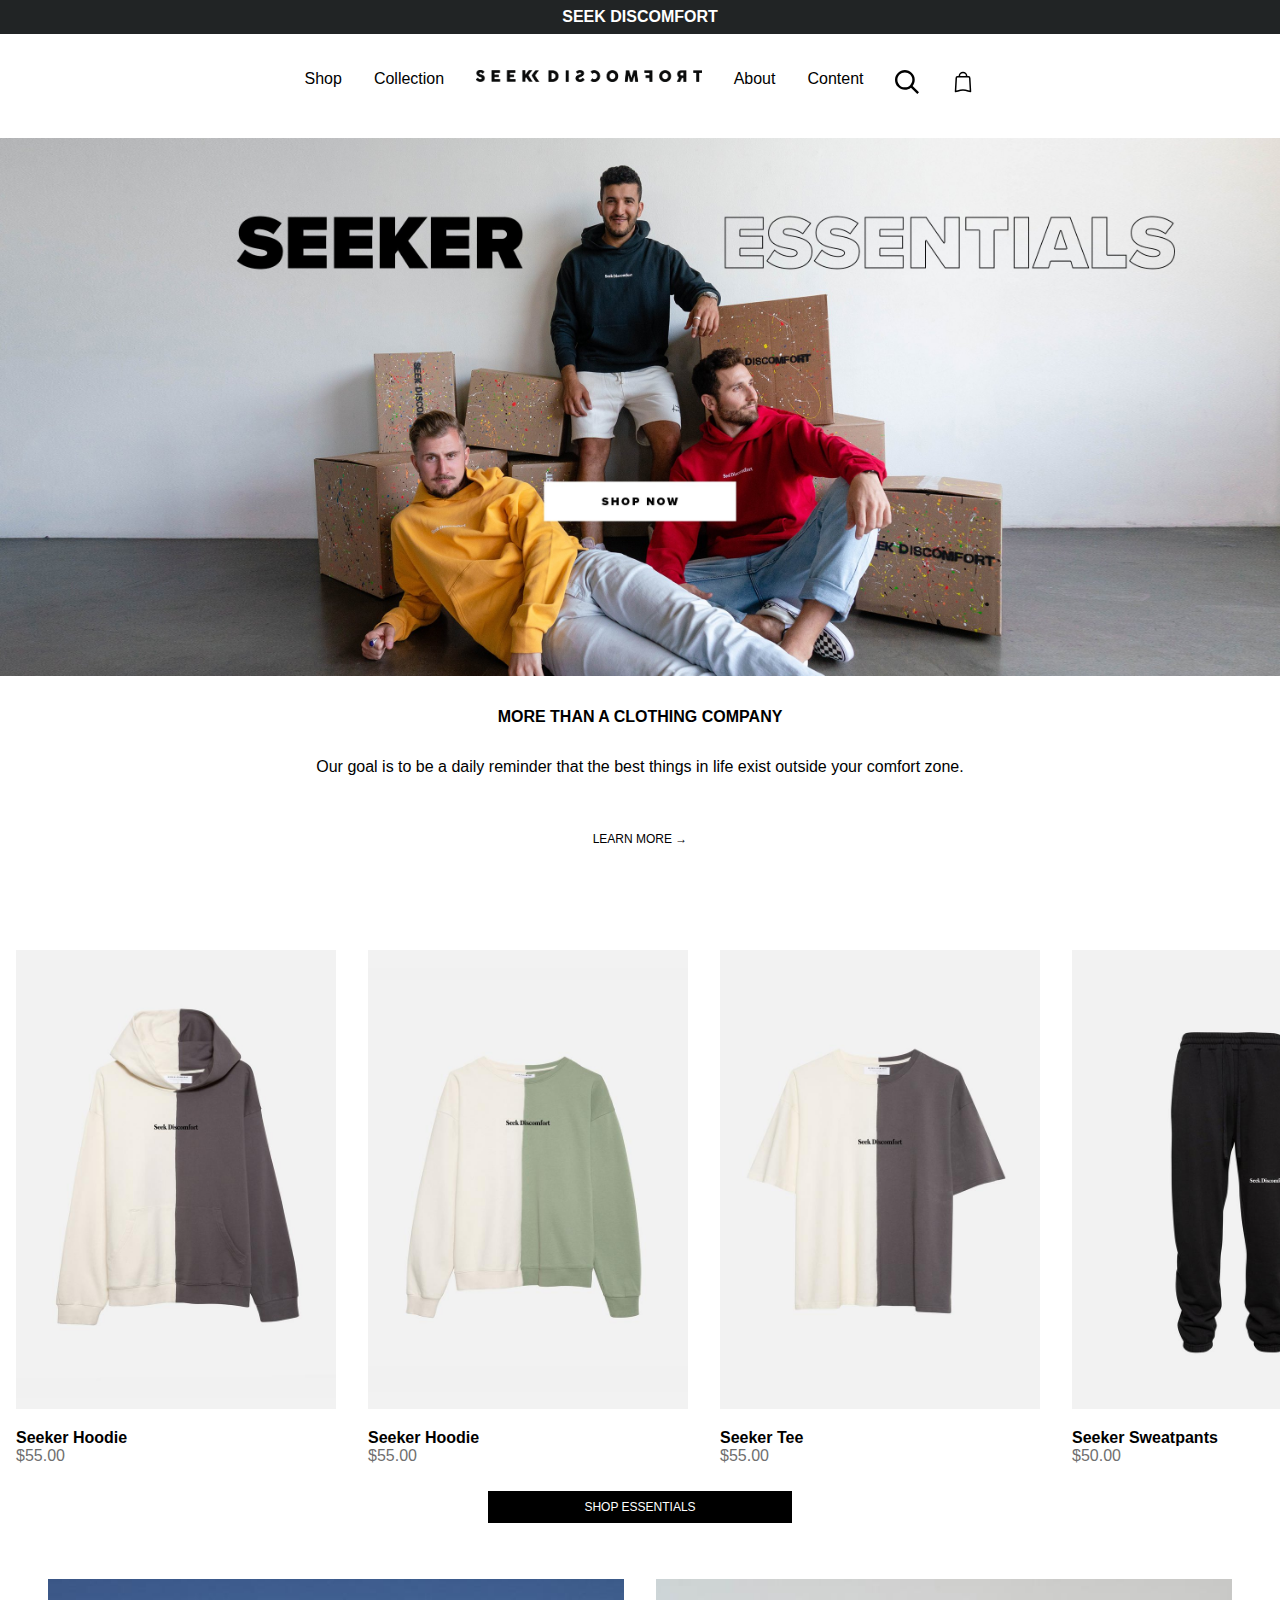
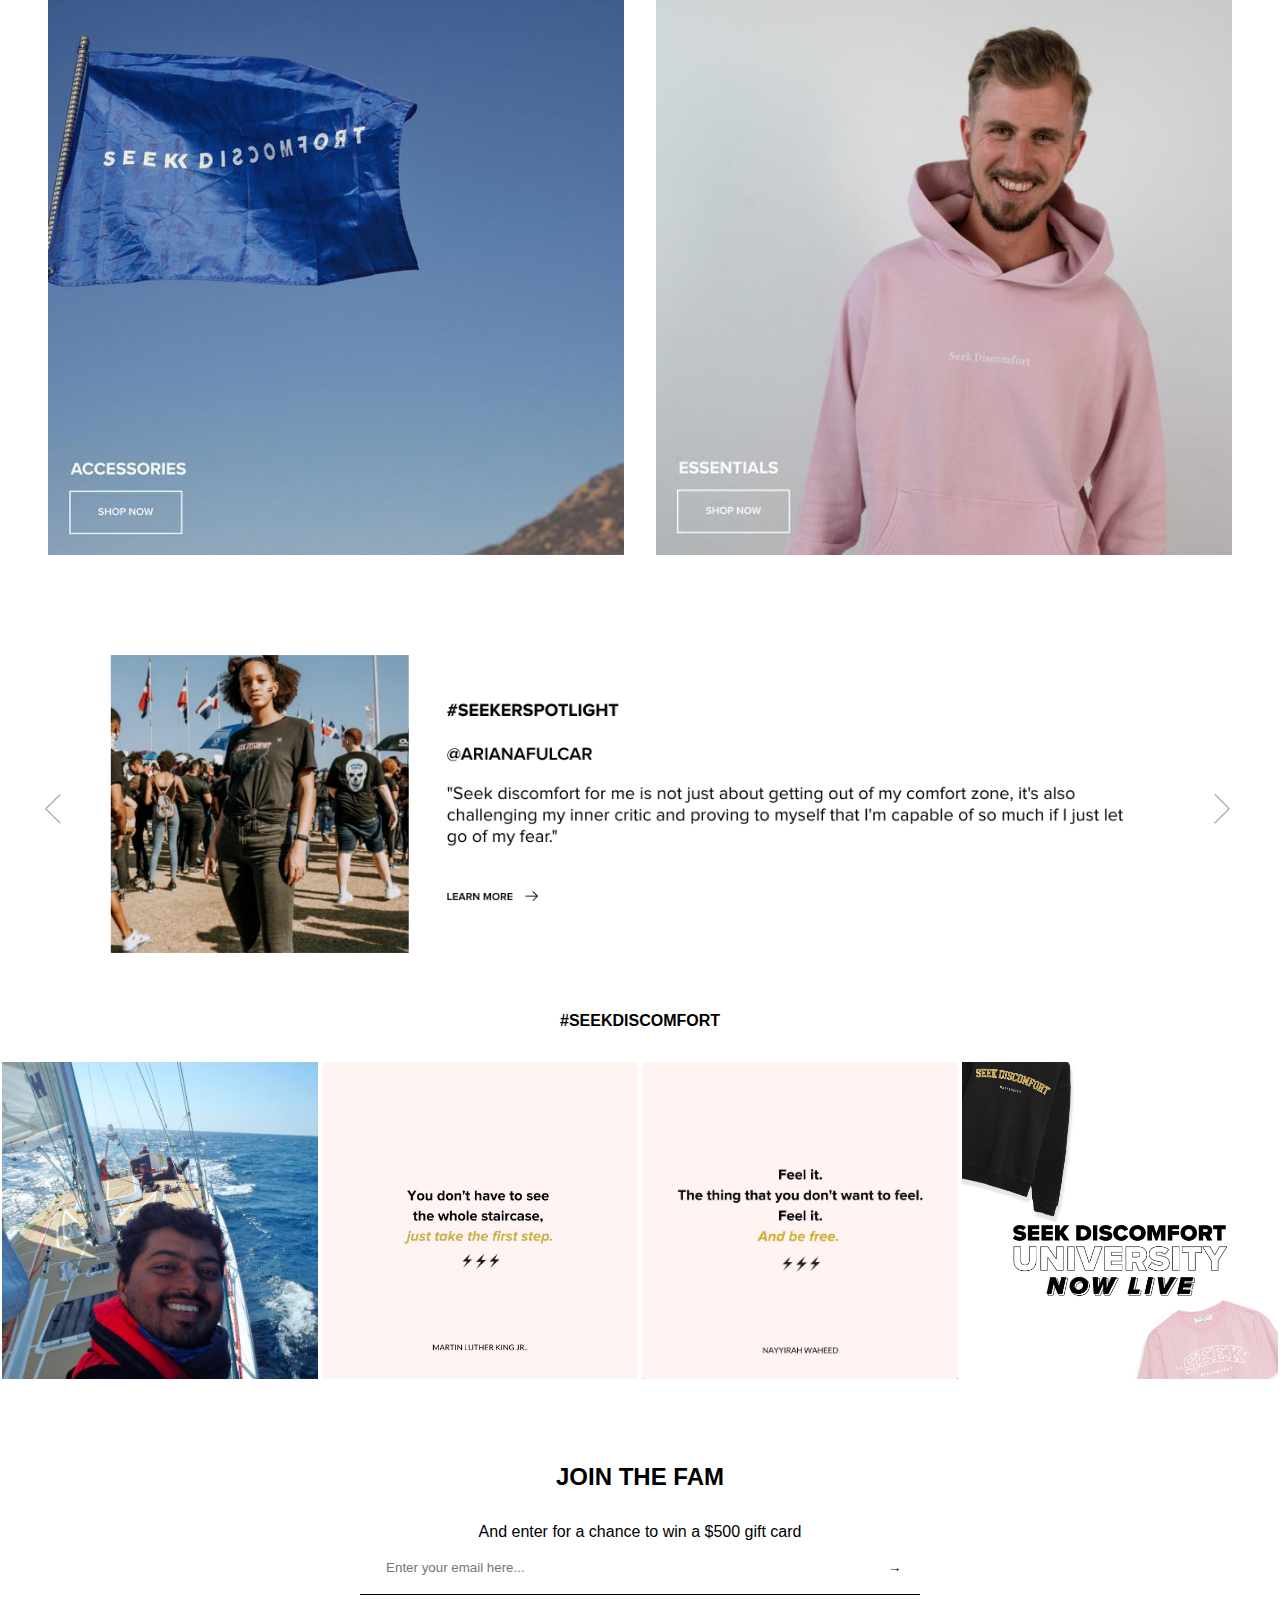
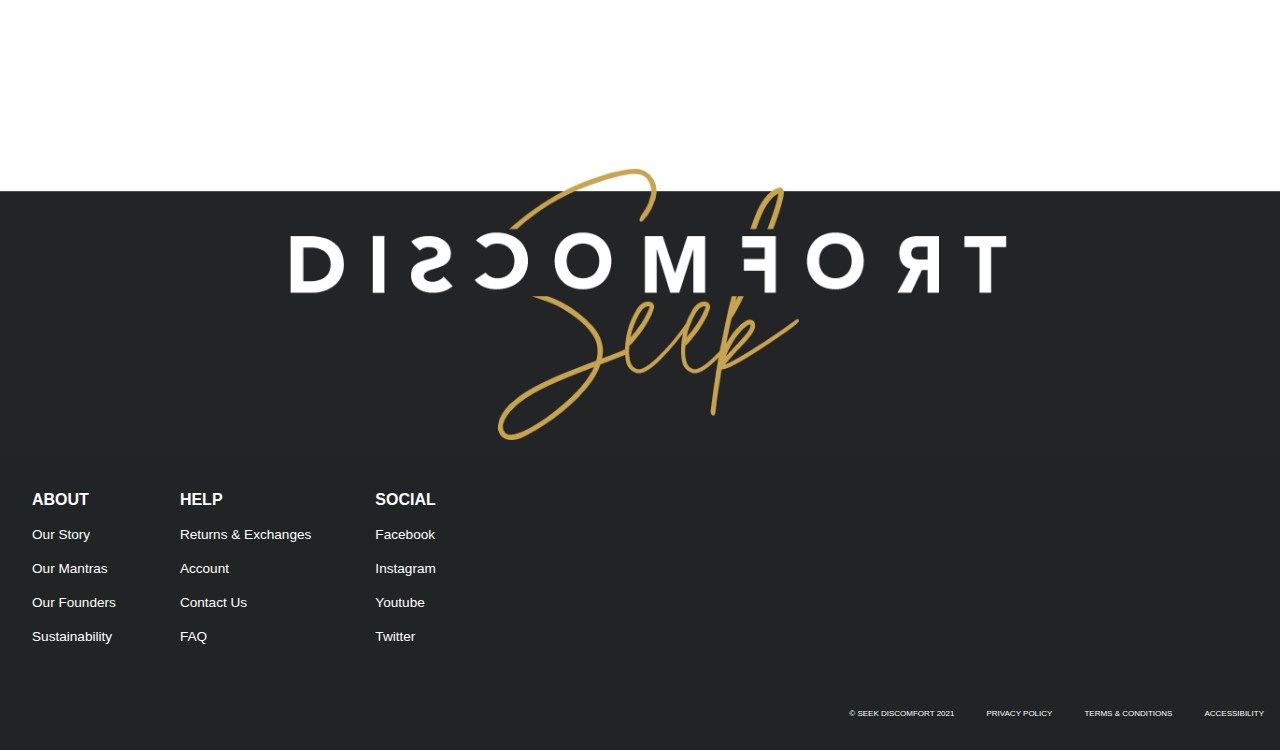
<file: index.html>
<!doctype html>
<html lang="en">

<head>
	<meta charset="UTF-8">
	<meta name="author" content="Sophie Bouman">
	<meta name="viewport" content="width=device-width, initial-scale=1">

	<title>Seek discomfort</title>

	<link href="styles/style.css" rel="stylesheet">
	<link rel="icon" type="image/svg+xml" href="images/favicon.png">
	<!-- Bron: https://emojigraph.org/high-voltage/ -->
</head>

<body class="home">
	<header>
		<h1>Seek discomfort</h1>
		<nav>
			<a href="#" class="menu"> <img src="images/nav_icon.png" alt="nav button"></a>
			<a href="#"><img src="images/logo.png" alt="logo" class="logo"> </a>
			<a href="#" class="shopbag"> <img src="images/shop_icon.svg" alt="cart button"></a>
		</nav>

        <nav class="bignav">
            <ul>
                <li class="shop"><a href="#">Shop</a></li>
                <li class="collection"><a href="#">Collection</a></li>
                <li><a href="index.html"><img src="images/logo.png" alt="logo" class="logo"> </a></li>
                <li class="about"><a href="#">About</a></li>
                <li class="contentnav"><a href="content.html">Content</a></li>
                <li class="search"><a href="#"> <img src="images/search_icon.svg" alt="search"> </a></li>
                <li class="searching"><a href="#"> <img src="images/search_icon.svg" alt="search">Search</a></li>
                <li class="cart"><a href="#"> <img src="images/shop_icon.svg" alt="cart button"></a></li>
            </ul>
        </nav>

	</header>

	<main>
		<!-- BANNER -->
		<article>
			<a href="#">
				<img src="images/banner_seeker.jpeg" alt="3 guys in hoodies" class="sbanner">
				<img src="images/big_banner.jpeg" alt="3 guys in hoodies" class="bbanner">
			</a>
		</article>


		<article class="goal">
			<h2> More than a clothing company</h2>
			<p>Our goal is to be a daily reminder that the best things in life exist
				outside your comfort zone.</p>
			<a href="#" class="button"> Learn more &#8594</a>
			<!-- Bronnen arrow: https://www.w3schools.com/charsets/ref_utf_arrows.asp -->

		</article>

		<!-- PRODUCTS SCROLLING BAR -->
		<article class="scrollbar">
			<a href="#">
				<img src="images/greyhoodie.jpeg" alt="hoodie">
				<h4>Seeker Hoodie</h4>
				<p>$55.00</p>
			</a>

			<a href="#">
				<img src="images/greenhoodie.jpeg" alt="hoodie">
				<h4>Seeker Hoodie</h4>
				<p>$55.00</p>
			</a>

			<a href="#">
				<img src="images/greytee.jpeg" alt="hoodie">
				<h4>Seeker Tee</h4>
				<p>$55.00</p>
			</a>

			<a href="#">
				<img src="images/sweatpants.jpeg" alt="black sweatpants">
				<h4>Seeker Sweatpants</h4>
				<p>$50.00</p>
			</a>

			<a href="#">
				<img src="images/lstee.jpeg" alt="white long sleeve shirt">
				<h4>Seeker LS Tee</h4>
				<p>$40.00</p>
			</a>

			<a href="#">
				<img src="images/sweatshirt.jpeg" alt="green sweatshirt">
				<h4>Seeker Sweatshirt</h4>
				<p>$50.00</p>
			</a>
		</article>

		<a href="#" class="blackbutton">Shop essentials</a>


		<!-- BOXES  -->
		<article>
			<a href="#">
				<img src="images/flag_accessories.jpeg" alt="accessoriess - seek discomfort flag">
			</a>

			<a href="#">
				<img src="images/hoodie_essentials.jpeg" alt="essentials - pink seek discomfort hoodie">
			</a>
		</article>

		<!-- INSTAPOSTS SLIDESHOW -->
		<section>
			<article class="instaslides">
				<img src="images/snow_post.jpeg" alt="girl insta post">

				<h3>#seekerspotlight</h3>
				<img src="images/insta_slides.png" alt="Instagram post with username slides">
				<a href="#" class="button"> Learn more &#8594</a>
			</article>

			<article class="instaslidem">
				<img src="images/mseekerspotlight.png" alt="Instagram post with username slides">
				<a href="#" class="button"> Learn more &#8594</a>
			</article>

			<article class="instaslideb">
				<img src="images/bseekerspotlight.png" alt="Instagram post with username slides">
			</article>

			<!-- Bronnen arrow: https://www.w3schools.com/charsets/ref_utf_arrows.asp -->
		</section>

		<!-- INSTAPOSTS BOXES -->

		<h3>#seekdiscomfort</h3>

		<article class="instapost">
			<a href="#">
				<img src="images/sailing_post.png" alt="Happy person on a baot post">
			</a>
			<a href="#">
				<img src="images/quote_post.jpeg" alt="Quote post">
			</a>

			<a href="#">
				<img src="images/second_quote_post.png" alt="Quote post">
			</a>

			<a href="#">
				<img src="images/university_post.png" alt="Seek discomfort university is now live">
			</a>
		</article>

		<article class="form">
			<h3>Join the fam</h3>
			<form action="#">
				<label for="email">
					And enter for a chance to win a $500 gift card
				</label>
				<input type="email" placeholder="Enter your email here..." class="email">
				<input type="submit" value="&#8594" class="submit">
				<!-- Bronnen arrow: https://www.w3schools.com/charsets/ref_utf_arrows.asp -->

			</form>
		</article>
	</main>

	<footer>

		<img src="images/footer_logo.png" alt="Seek discomfort logo">

		<nav>
			<ul>
				<li>About</li>
				<li><a href="#">Our story</a></li>
				<li><a href="#">Our mantras</a></li>
				<li><a href="#">Our founders</a></li>
				<li><a href="#">Sustainability</a></li>
			</ul>
			<ul>
				<li>Help</li>
				<li><a href="#">Returns & Exchanges</a></li>
				<li><a href="#">Account</a></li>
				<li><a href="#">Contact us</a></li>
				<li><a href="#">FAQ</a></li>
			</ul>
			<ul>
				<li>Social</li>
				<li><a href="#">Facebook</a></li>
				<li><a href="#">Instagram</a></li>
				<li><a href="#">Youtube</a></li>
				<li><a href="#">Twitter</a></li>
			</ul>
		</nav>

		<!-- COPPYRIGHT INFO -->
		<nav class="copyright">
			<a href="#">© SEEK DISCOMFORT 2021</a>
			<a href="#">PRIVACY POLICY</a>
			<a href="#">TERMS & CONDITIONS</a>
			<a href="#">ACCESSIBILITY</a>
		</nav>

	</footer>

	<script src="scripts/script.js"></script>
</body>

</html>
</file>
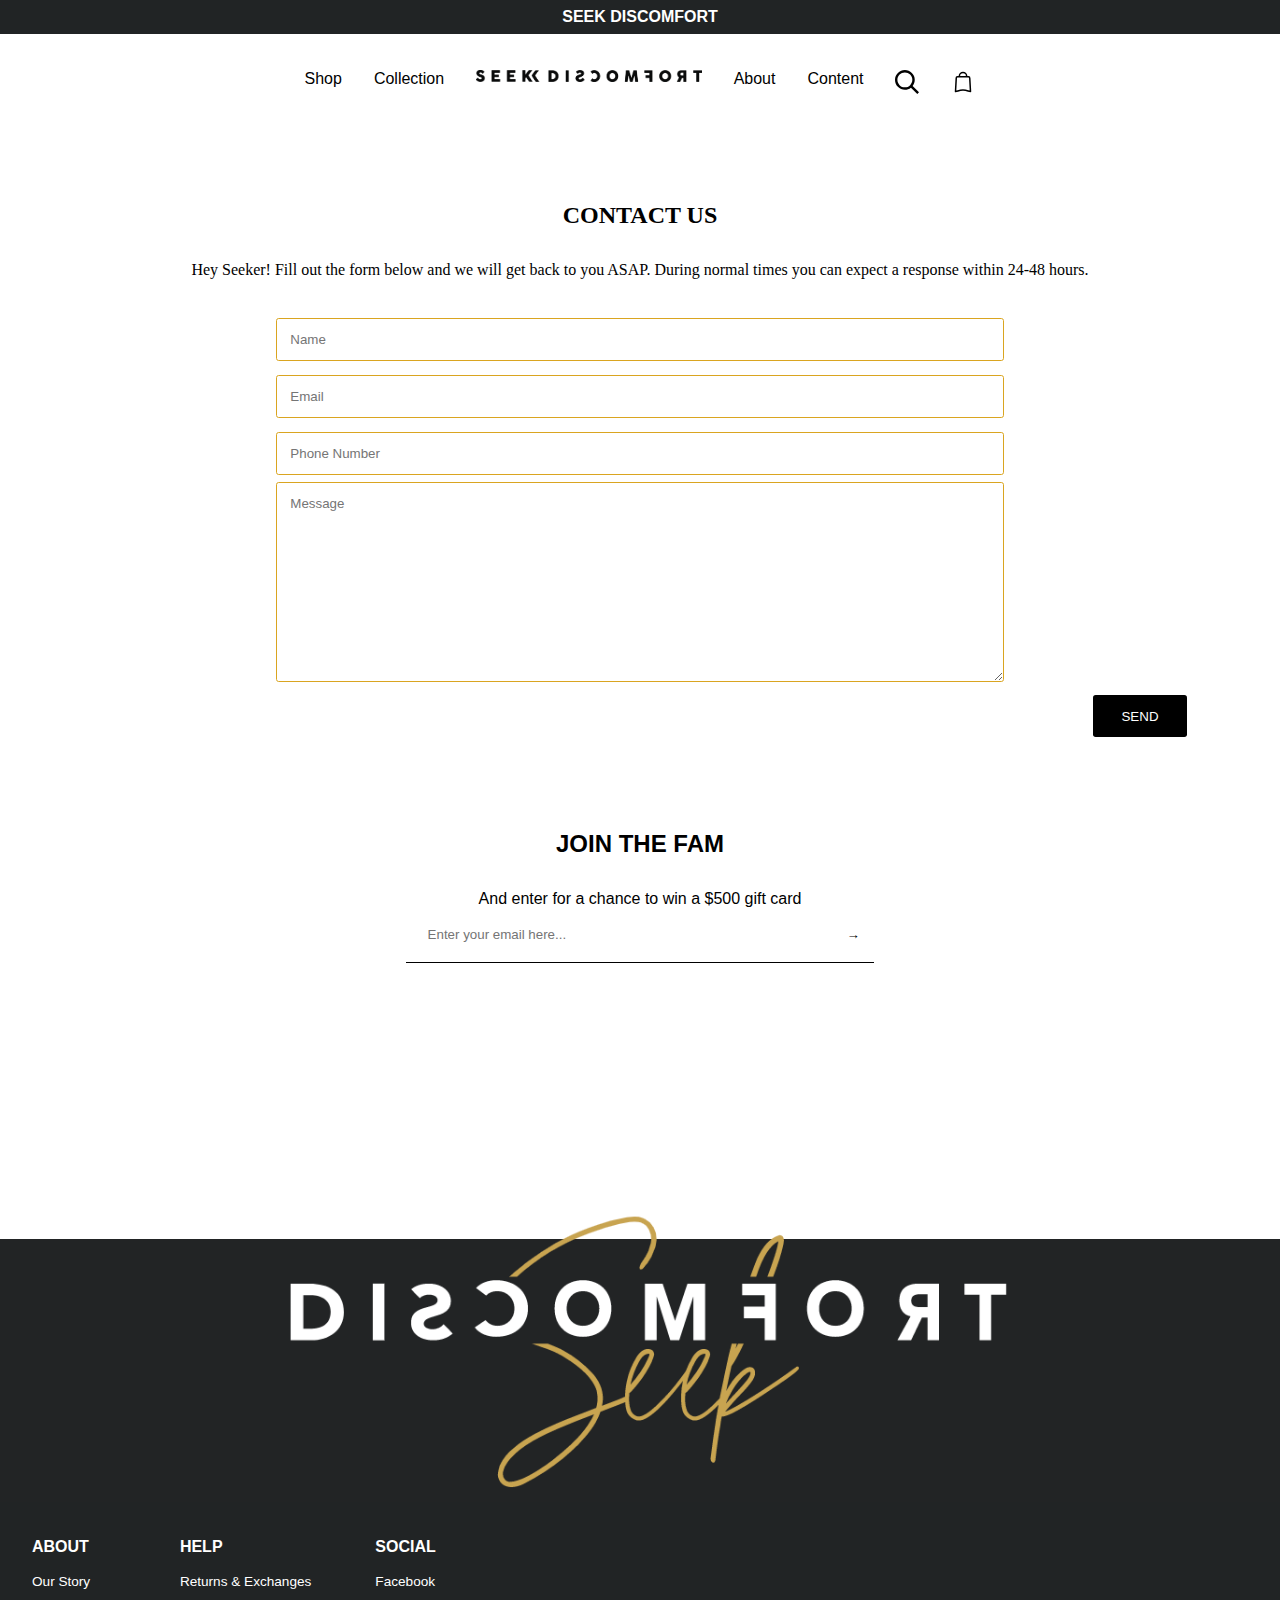
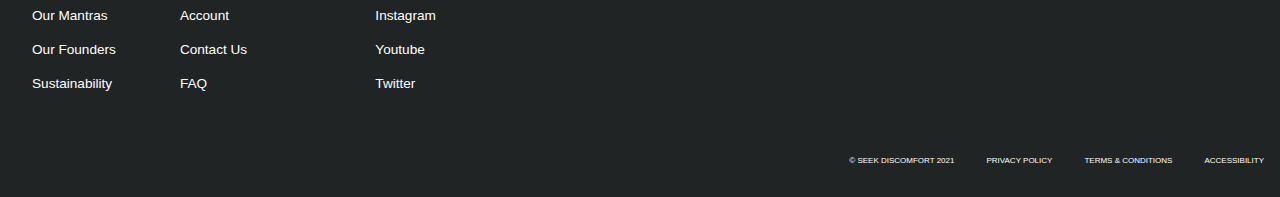
<file: content.html>
<!doctype html>
<html lang="en">

<head>
    <meta charset="UTF-8">
    <meta name="author" content="Sophie Bouman">
    <meta name="viewport" content="width=device-width, initial-scale=1">

    <title>Seek discomfort | Contact us</title>

    <link href="styles/style.css" rel="stylesheet">
    <link rel="icon" type="image/svg+xml" href="images/favicon.png">
    <!-- Bron: https://emojigraph.org/high-voltage/ -->
</head>

<body class="content">
    <header>
        <h1>Seek discomfort</h1>
        <nav>
            <a href="#" class="menu"> <img src="images/nav_icon.png" alt="nav button"></a>
            <a href="#"><img src="images/logo.png" alt="logo" class="logo"> </a>
            <a href="#" class="shopbag"> <img src="images/shop_icon.svg" alt="cart button"></a>
        </nav>

        <nav class="bignav">
            <ul>
                <li class="shop"><a href="#">Shop</a></li>
                <li class="collection"><a href="#">Collection</a></li>
                <li><a href="index.html"><img src="images/logo.png" alt="logo" class="logo"> </a></li>
                <li class="about"><a href="#">About</a></li>
                <li class="contentnav"><a href="content.html">Content</a></li>
                <li class="search"><a href="#"> <img src="images/search_icon.svg" alt="search"> </a></li>
                <li class="searching"><a href="#"> <img src="images/search_icon.svg" alt="search">Search</a></li>
                <li class="cart"><a href="#"> <img src="images/shop_icon.svg" alt="cart button"></a></li>
            </ul>
        </nav>

    </header>

    <main>

        <article>
            <h2>Contact us</h2>
            <p>Hey Seeker! Fill out the form below and we will get back to you ASAP.
                During normal times you can expect a response within 24-48 hours.</p>

            <form action="#" class="contact">
                <label for="name">
                    <input type="text" placeholder="Name">
                </label>

                <label for="email">
                    <input type="email" placeholder="Email">
                </label>

                <label for="phone number">
                    <input type="tel" placeholder="Phone Number">
                </label>

                <textarea name="Message" cols="30" rows="10" placeholder="Message"></textarea>

                <button>Send</button>
            </form>
        </article>


        <!-- Form for the email list -->
        <article class="form">
            <h3>Join the fam</h3>
            <form action="#" class="join">
                <label for="email">
                    And enter for a chance to win a $500 gift card
                </label>
                <input type="email" placeholder="Enter your email here..." class="email">
                <input type="submit" value="&#8594" class="submit">
                <!-- Bronnen arrow: https://www.w3schools.com/charsets/ref_utf_arrows.asp -->

            </form>
        </article>
    </main>

    <footer>

        <img src="images/footer_logo.png" alt="Seek discomfort logo">

        <nav>
            <ul>
                <li>About</li>
                <li><a href="#">Our story</a></li>
                <li><a href="#">Our mantras</a></li>
                <li><a href="#">Our founders</a></li>
                <li><a href="#">Sustainability</a></li>
            </ul>
            <ul>
                <li>Help</li>
                <li><a href="#">Returns & Exchanges</a></li>
                <li><a href="#">Account</a></li>
                <li><a href="#">Contact us</a></li>
                <li><a href="#">FAQ</a></li>
            </ul>
            <ul>
                <li>Social</li>
                <li><a href="#">Facebook</a></li>
                <li><a href="#">Instagram</a></li>
                <li><a href="#">Youtube</a></li>
                <li><a href="#">Twitter</a></li>
            </ul>
        </nav>

        <!-- COPPYRIGHT INFO -->
        <nav class="copyright">
            <a href="#">© SEEK DISCOMFORT 2021</a>
            <a href="#">PRIVACY POLICY</a>
            <a href="#">TERMS & CONDITIONS</a>
            <a href="#">ACCESSIBILITY</a>
        </nav>

    </footer>

    <script src="scripts/script.js"></script>
</body>

</html>
</file>
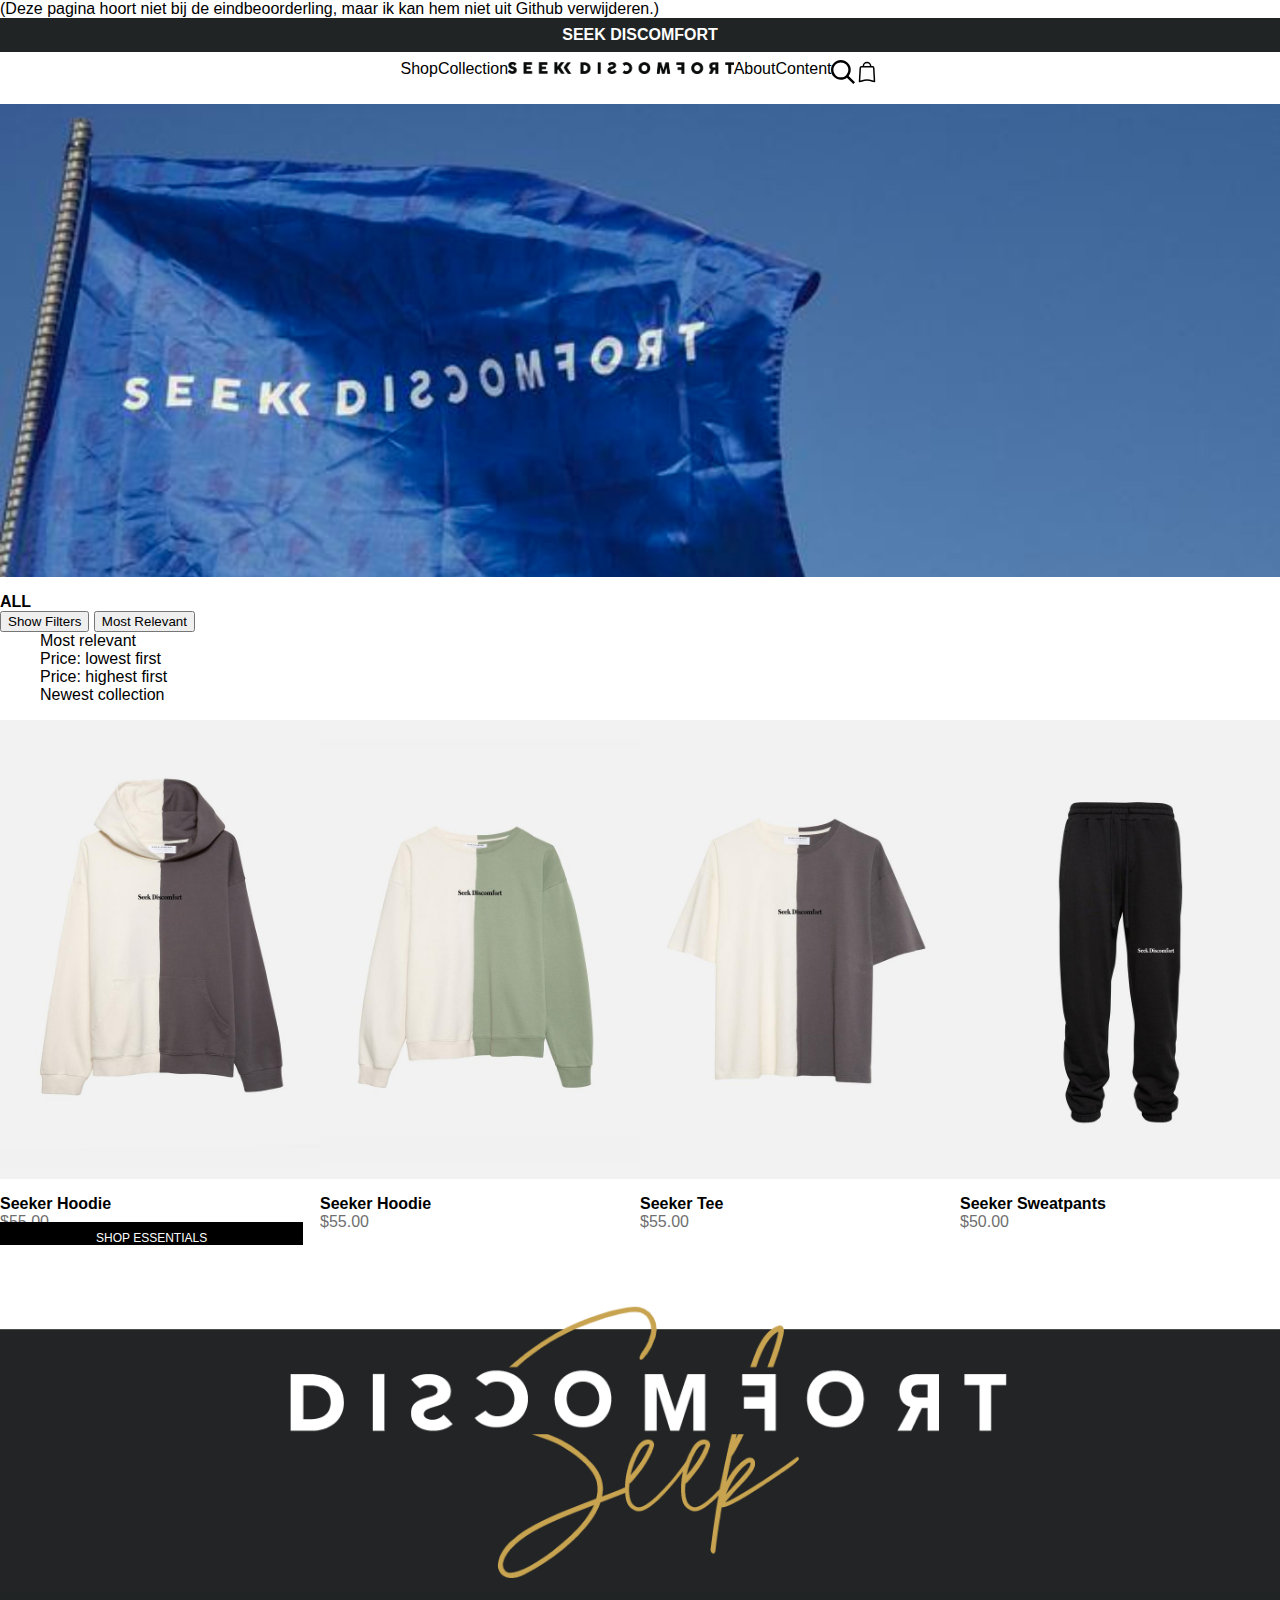
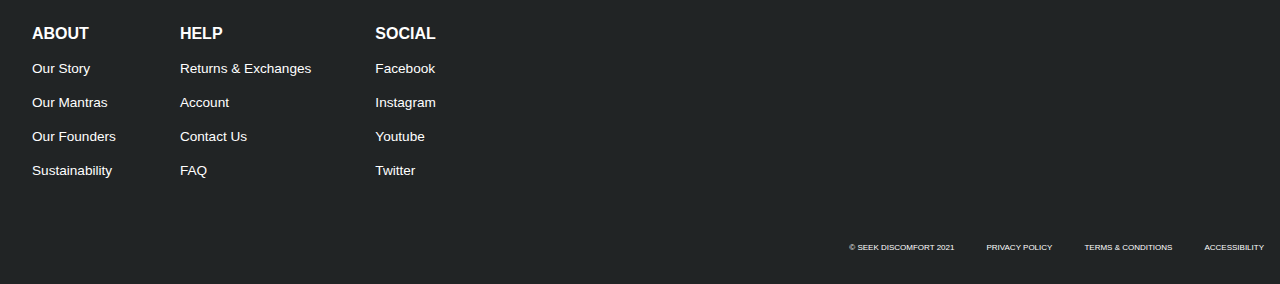
<file: shop.html>
(Deze pagina hoort niet bij de eindbeoorderling, maar ik kan hem niet uit Github verwijderen.)



<!doctype html>
<html lang="en">

<head>
	<meta charset="UTF-8">
	<meta name="author" content="Sophie Bouman">
	<meta name="viewport" content="width=device-width, initial-scale=1">

	<title>Seek discomfort All</title>

	<link href="styles/style.css" rel="stylesheet">
	<link rel="icon" type="image/svg+xml" href="images/favicon.svg">
</head>

<body class="shop">
	<header>
		<h1>Seek discomfort</h1>
		<nav>
			<a href="#" class="menu" aria-hidden="true"> <img src="images/nav_icon.png" alt="nav button"></a>
			<a href="#"><img src="images/logo.png" alt="logo" class="logo"> </a>
			<a href="#" class="shopbag"> <img src="images/shop_icon.svg" alt="cart button"></a>
		</nav>

		<nav>
			<ul>
				<li class=""><a href="#">Shop</a></li>
				<li><a href="#">Collection</a></li>
				<li><a href="#"><img src="images/logo.png" alt="logo" class="logo"> </a></li>
				<li><a href="#">About</a></li>
				<li><a href="#">Content</a></li>
				<li><a href="#"> <img src="images/search_icon.svg" alt="zoeken"> </a></li>
				<li><a href="#"> <img src="images/shop_icon.svg" alt="cart button"></a></li>
			</ul>
		</nav>

    </header>

    <main>
        <!-- BANNER -->
        <article>
            <a href="#">
                <img src="images/flag_banner.png" alt="Seek discomfort flag">
                <h2>All</h2>
            </a>
        </article>

        <!-- FILTERS -->
        <article>
            <button>Show Filters</button>
            <button class="dropdown">Most Relevant</button>
                <ul>
                    <li>Most relevant</li>
                    <li>Price: lowest first</li>
                    <li>Price: highest first</li>
                    <li>Newest collection</li>
                </ul>
        </article>

        <!-- PRODUCTS SCROLLING BAR -->
		<article class="scrollbar">
			<a href="#">
				<img src="images/greyhoodie.jpeg" alt="hoodie">
				<h4>Seeker Hoodie</h4>
				<p>$55.00</p>
			</a>

			<a href="#">
				<img src="images/greenhoodie.jpeg" alt="hoodie">
				<h4>Seeker Hoodie</h4>
				<p>$55.00</p>
			</a>

			<a href="#">
				<img src="images/greytee.jpeg" alt="hoodie">
				<h4>Seeker Tee</h4>
				<p>$55.00</p>
			</a>

			<a href="#">
				<img src="images/sweatpants.jpeg" alt="black sweatpants">
				<h4>Seeker Sweatpants</h4>
				<p>$50.00</p>
			</a>
		</article>

		<a href="#" class="blackbutton">Shop essentials</a>

    </main>
    
    <footer>

		<img src="images/footer_logo.png" alt="Seek discomfort logo">

		<nav>
			<ul>
				<li>About</li>
				<li><a href="#">Our story</a></li>
				<li><a href="#">Our mantras</a></li>
				<li><a href="#">Our founders</a></li>
				<li><a href="#">Sustainability</a></li>
			</ul>
			<ul>
				<li>Help</li>
				<li><a href="#">Returns & Exchanges</a></li>
				<li><a href="#">Account</a></li>
				<li><a href="#">Contact us</a></li>
				<li><a href="#">FAQ</a></li>
			</ul>
			<ul>
				<li>Social</li>
				<li><a href="#">Facebook</a></li>
				<li><a href="#">Instagram</a></li>
				<li><a href="#">Youtube</a></li>
				<li><a href="#">Twitter</a></li>
			</ul>
		</nav>

		<!-- COPPYRIGHT INFO -->
		<nav class="copyright">
			<a href="#">© SEEK DISCOMFORT 2021</a>
			<a href="#">PRIVACY POLICY</a>
			<a href="#">TERMS & CONDITIONS</a>
			<a href="#">ACCESSIBILITY</a>
		</nav>

	</footer>

	<script src="scripts/script.js"></script>
</body>

</html>
</file>
<file: styles/style.css>
/* CSS Document */
*,
*::after,
*::before {
  box-sizing: border-box;
  margin: 0;
}

body {
  font-family: Arial, Helvetica, sans-serif;
}



/* HEADER */

header {
  background-color: white;

  display: grid;
  align-items: center;

  position: sticky;
  top: 0;
}

h1 {
  display: grid;
  justify-items: center;

  color: white;
  background-color: rgb(33, 36, 37);
  width: 100%;

  padding: 0.5em 0;
  margin-bottom: 0.5em;

  font-size: 16px;
  text-transform: uppercase;
}

nav li {
  margin: 0;
  padding: 0;
}

/* Mobiel menu balk */
header nav:first-of-type {
  margin: 1em;

  display: flex;
  justify-content: space-between;
}

header img {
  height: 1.5em;
}

.menu {
  width: 5em;
  position: relative;
  z-index: 100;
}

.logo {
  height: 0.75em;
}

header a:nth-of-type(2) {
  /* justify-self: end; */
}

header nav ul {
  margin: 0;
  padding: 4em 0 0;
  list-style: none;

  position: fixed;
  left: 0;
  right: 0;
  top: 6em;
  bottom: 0;
  transform: translatex(200%);

  z-index: 50;
}

/* Desktop menu balk */
.bignav{
  width: 100%;
}

.bignav ul{
  display: flex;
  justify-content: center;
}

.bignav a {
  display: flex;
  gap: .25em;
  padding: .25em 1em;
}

/* .shop, .collection {
  justify-self: left;
}

.logo {
  justify-self: center;
}

.about, .contentnav, .search, .cart {
  justify-self: flex-end;
} */

/* Uitgeklapt menu */
.toonMenu {
  transform: translatex(0);
  padding: 1em 0 0 5em;
  display: flex;
  justify-content: left;
  flex-direction: column;
  background-color: white;
}

.toonMenu li {
  padding: 1.5em;
  width: 90%;
}

.toonMenu .shop {
  order: 1;
}

.toonMenu .collection {
  order: 2;
}

.toonMenu .logo {
  display: none;
}

.toonMenu .about {
  order: 3;
}

.toonMenu .contentnav {
  order: 4;
}

.toonMenu .search {
  display: none;
}

.toonMenu .searching{
  display: block;
  align-items: baseline;
  order: -1;
  border-bottom: 0.1em solid black;
}

.toonMenu .searching img {
  margin: 0 0.5em 0 0;
}

.searching {
  display: none;
}

.toonMenu .cart {
  display: none;
}



/* MAIN */

article {
  justify-content: center;
}

.scrollbar {
  justify-content: flex-start;
}

main img {
  width: 100%;
  margin: 1em 0;
}


h2,
h3,
h4 {
  text-transform: uppercase;
  font-size: 1em;
}

ul {
  list-style: none;
}

a {
  text-decoration: none;
  color: black;
}

a h4 {
  text-transform: capitalize;
}

.form {
  margin: 5em 0;
  display: grid;
}

.form h3 {
  font-size: 1.5em;
}

.form form {
  justify-self: center;
  border-bottom: 0.1em solid;
  margin: 2em;
}

.email {
  border-style: none;

  font-weight: 400;
  height: 4em;
  width: 90%;
  padding: 1em;

}

.submit {
  background-color: white;
  border-style: none;
  /* position: absolute; */
  padding: 1;
  height: 4em;
}



/* FOOTER */

footer {
  background-color: rgb(33, 36, 37);
  color: white;
}

footer ul {
  padding: 1em 0;
}

footer li {
  margin: 1em;
  font-weight: 900;
  text-transform: uppercase;
}

footer a {
  color: white;
  font-weight: normal;
  text-transform: capitalize;
  font-size: 0.85em;

}

footer img {
  width: 100%;
}

.copyright {
  padding: 1em 0;
}

.copyright a {
  font-weight: normal;
  font-size: 0.5em;
  margin: 2em;
}



/* Home page */

.home {
  text-align: center;
}

.goal {
  display: flex;
  flex-direction: column;
  margin: 2em;

}

.goal p {
  margin: 2em 0;
}

.home article:nth-of-type(4) {
  margin: 2em;

}

.home section:first-of-type {
  margin: 2em;

}

.home article:nth-of-type(8) {
  display: grid;
  grid-template-columns: 1fr 1fr;
  margin: 2em 0 4em 0;
}

article:nth-of-type(8) a {
  margin: 0 0.1em;
}

.home article:nth-of-type(8) img {
  margin: 0;
}

.home button {
  border: none;
  background: none;
}

.button {
  font-size: 0.75em;
  text-transform: uppercase;
  background-color: white;

  display: flex;
  justify-content: center;

  margin: 2em;
}

.button:hover,
.button:active,
.button:focus {
  color: rgb(210, 170, 77);
}

.blackbutton {
  font-size: 0.75em;
  text-transform: uppercase;

  color: white;
  background-color: black;
  padding: 0.75em 8em;
}

.scrollbar {
  display: flex;
  overflow: scroll;
}

.scrollbar h4 {
  text-align: left;
}

.scrollbar p {
  color: rgb(111, 111, 111);
  text-align: left;
}

.home .scrollbar a {
  margin: 2em 1em;
}

.home .scrollbar img {
  width: 15em
}

/* RESPONSIVE BANNER */
.sbanner {
  display: block;
}

.bbanner {
  display: none;
}

/* responsive instagram post */
.instaslides {
  display: block;
}

.instaslideb,
.instaslidem {
  display: none;
}



/* Content page */

.content {
  text-align: center;
}

.content main {
  display: flex;
  justify-content: center;
  flex-direction: column;
  margin: 1em;
}

.content h2,
.content p {
  font-family: serif;
}

.content h2 {
  font-size: 1.5em;
}

.content main p {
  align-content: center;
  margin: 2em;
}

/* Contact us form */
.contact {
  /* position: relative; */
  display: flex;
  flex-direction: column;
  width: 100%;
}

.contact input,
textarea {
  margin: 0.5em;
  padding: 1em;
  width: 65%;
  border: 0.1em solid goldenrod;
  border-radius: 0.2em;
}

textarea {
  align-self: center;
  font-family: sans-serif;
  margin: 0;
  height: 15em;
}

.content form button {
  /* position: absolute;
  right: 16%;
  bottom: -5em;
  z-index: -1; */
  align-self: flex-end;
  padding: 1em 2em;
  margin: 1em;
  width: 7em;
  text-transform: uppercase;
  color: white;
  background-color: black;
  border: none;
  border-radius: 0.2em;

}

/* Join the fam form */
.join {
  width: 75%
}

.content .submit {
  align-self: flex-end;
}



/* MEDIA */

@media (min-width:38em) {

  /* Home page */

  .sbanner {
    display: none;
  }

  .bbanner {
    display: block;
  }

  .home .scrollbar img {
    width: 20em;
  }

  /* responsive instagram post */
  .instaslidem {
    display: block;
  }

  .instaslides,
  .instaslideb {
    display: none;
  }

}

@media (min-width:55em) {

  /* Header  */

  header nav:first-of-type {
    display: none;
  }

  header .bignav {
    display: block;
    margin: 1.5em;
  }

  header nav {
    justify-self: center;
    order: 0;
  }

  header nav ul {
    position: static;
    transform: none;

    display: flex;

    padding: 0;
    background: none;
  }

  header nav a {
    border: none;
  }

  .menu img {
    display: none;
  }


  /* Home page */

  /* responsive instagram post */
  .instaslideb {
    display: block;
  }

  .instaslidem,
  .instaslides {
    display: none;
  }

  /* 2 Boxes */
  article:nth-of-type(4) {
    display: flex;
    flex-direction: row;
    max-width: 100%;
  }

  article:nth-of-type(4) a {
    margin: 1em;
  }

  /* Instaposts */
  .instapost {
    display: grid;
    grid-template-columns: 1fr 1fr 1fr 1fr;
    margin: 2em 0;
  }

  .instapost a {
    margin: 0 0.1em;
  }

  .instapost img {
    margin: 0;
  }


  /* Content page */

  .content main {
    margin: 5em;
  }

  /* FOOTER  */

  footer nav {
    display: flex;
    flex-direction: row;
    text-align: start;
  }

  footer nav:nth-of-type(2) {
    justify-content: flex-end;
  }

  footer ul {
    margin: 0 2em;
  }

  footer li {
    margin: 1em 0;
  }
}
</file>
